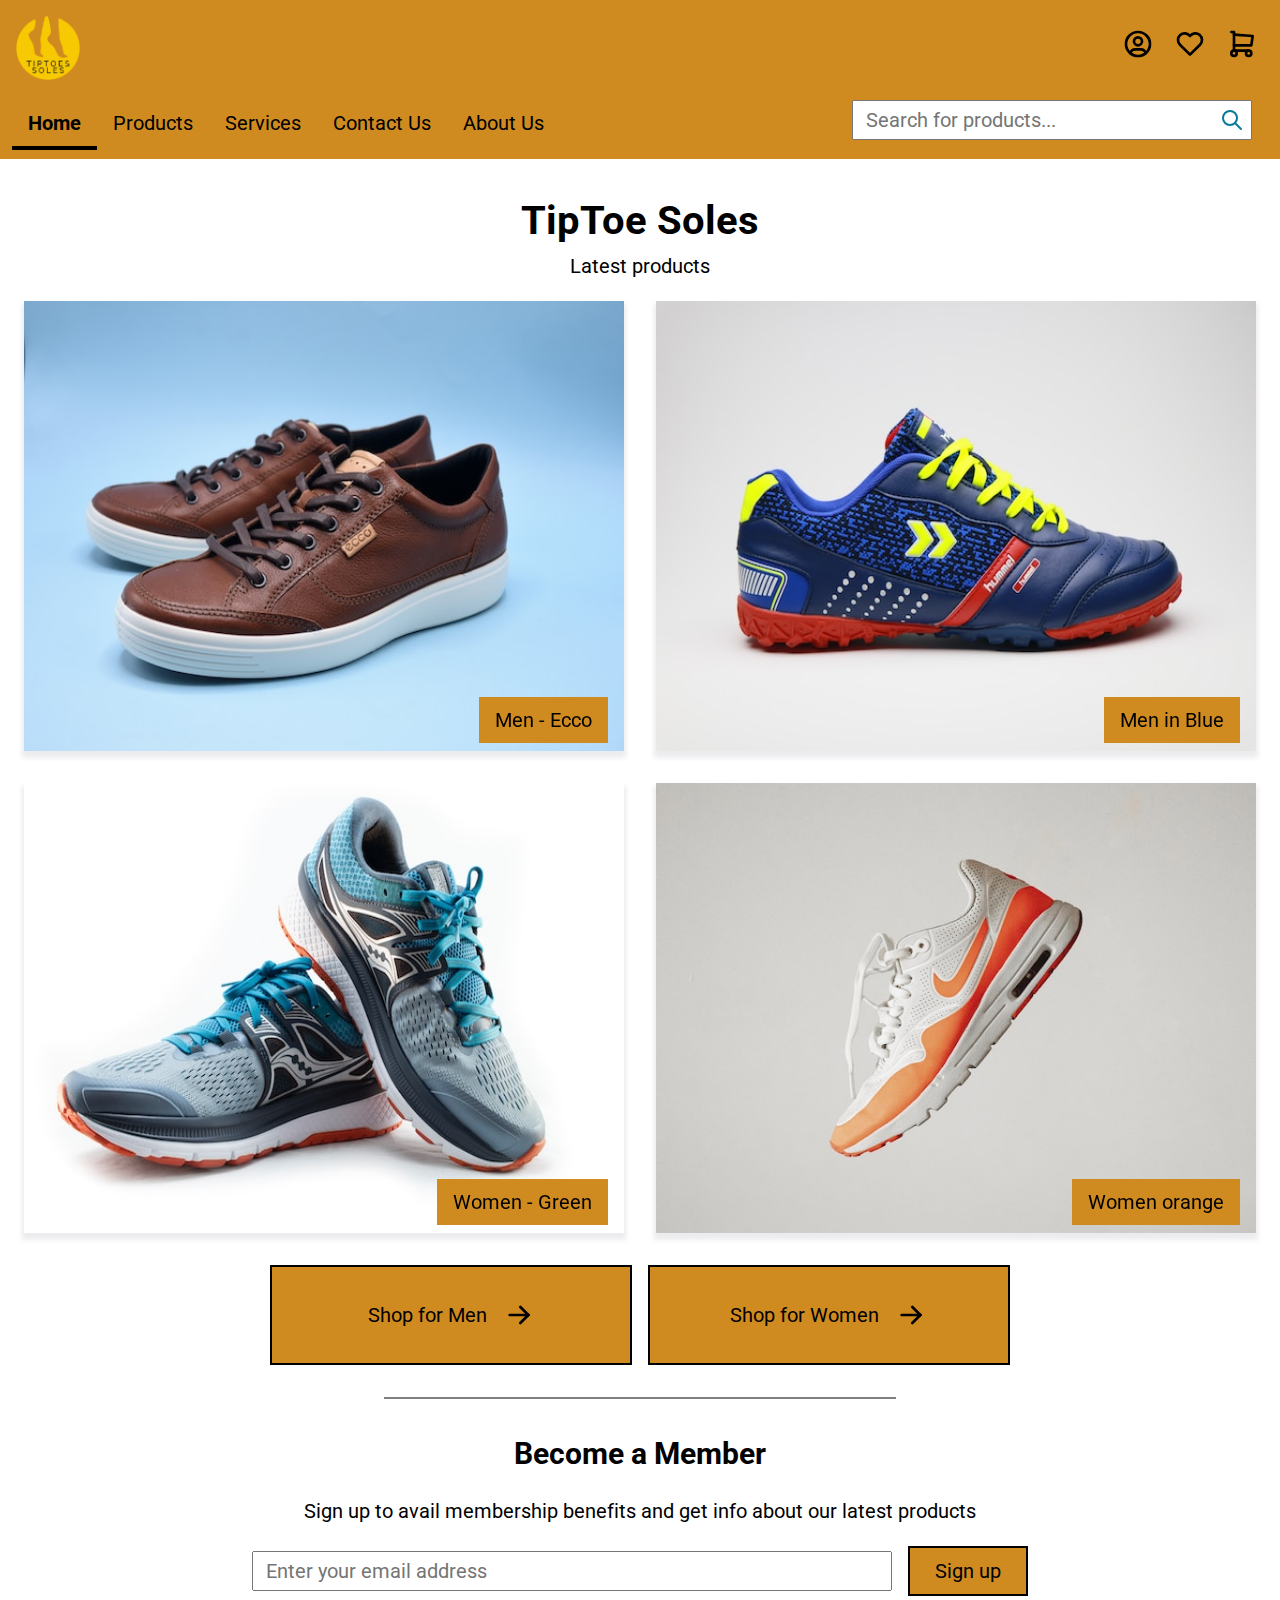
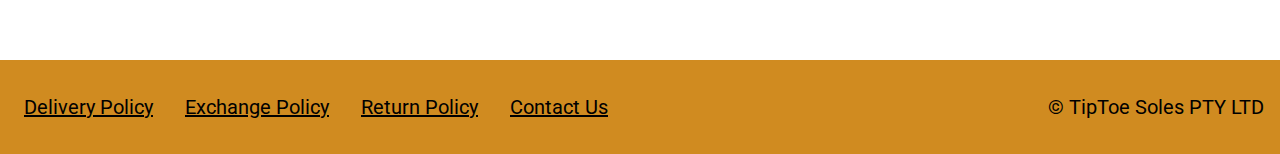
<file: index.html>
<!DOCTYPE html>
<html lang="en">

<head>
  <title>TipToe Soles | Home</title>

  <meta charset="utf-8">
  <meta name="viewport" content="width=device-width, initial-scale=1">

  <meta property="og:title" content="TipToe Sole">
  <meta property="og:description" content="TipToe Sole take pride in making comfortable shoes for men and women.">
  <link rel="icon" href="./favicons/favicon.ico" sizes="32*32" />
  <link rel="apple-touch-icon" href="./favicons/apple-touch-icon.png"><!-- 180×180 -->
  <link rel="manifest" href="./favicons/site.webmanifest">


  <link rel="stylesheet" href="./style.css" type="text/css">
  <!-- custom Google fonts  -->
  <link rel="preconnect" href="https://fonts.googleapis.com">
  <link rel="preconnect" href="https://fonts.gstatic.com" crossorigin>
  <link href="https://fonts.googleapis.com/css2?family=Roboto:wght@300;400;700&display=swap" rel="stylesheet">
</head>

<body>
  <!-- skip to main content -->
  <a href="#main-content" class="skip-link">Skip to main content</a>
  <!-- header -->
  <header class="flow">
    <!-- logo, profile and shopping-cart -->
    <div class="action">
      <a href="./index.html"><img src="./img/logo.png" alt="TipToe Soloe logo" width="64" height="64"></a>
      <div class="icon-button-container">
        <button aria-labelledby="profile">
          <svg xmlns="http://www.w3.org/2000/svg" viewBox="0 0 24 24" stroke-width="2" stroke="currentColor" fill="none"
            stroke-linecap="round" stroke-linejoin="round" aria-hidden="true" class="icon">
            <title>Profile</title>
            <path stroke="none" d="M0 0h24v24H0z" fill="none"></path>
            <circle cx="12" cy="12" r="9"></circle>
            <circle cx="12" cy="10" r="3"></circle>
            <path d="M6.168 18.849a4 4 0 0 1 3.832 -2.849h4a4 4 0 0 1 3.834 2.855"></path>
          </svg>
          <span hidden id="profile">Profile</span>
        </button>
        <button aria-labelledby="wish-list">
          <svg xmlns="http://www.w3.org/2000/svg" viewBox="0 0 24 24" stroke-width="2" stroke="currentColor" fill="none"
            stroke-linecap="round" stroke-linejoin="round" aria-hidden="true" class="icon">
            <title>Wish list</title>
            <path stroke="none" d="M0 0h24v24H0z" fill="none"></path>
            <path d="M19.5 12.572l-7.5 7.428l-7.5 -7.428m0 0a5 5 0 1 1 7.5 -6.566a5 5 0 1 1 7.5 6.572"></path>
          </svg>
          <span hidden id="wish-list">Wish list</span>
        </button>
        <button aria-labelledby="shopping-cart">
          <svg xmlns="http://www.w3.org/2000/svg" viewBox="0 0 24 24" stroke-width="2" stroke="currentColor" fill="none"
            stroke-linecap="round" stroke-linejoin="round" aria-hidden="true" class="icon">
            <title>Shopping cart</title>
            <path stroke="none" d="M0 0h24v24H0z" fill="none"></path>
            <circle cx="6" cy="19" r="2"></circle>
            <circle cx="17" cy="19" r="2"></circle>
            <path d="M17 17h-11v-14h-2"></path>
            <path d="M6 5l14 1l-1 7h-13"></path>
          </svg>
          <span hidden id="shopping-cart">Shopping cart</span>
        </button>
      </div>
    </div>
    <div class="nav-container">
      <!-- logo, profile and shopping-cart ends here -->
      <nav aria-label="primary navigation">
        <ul>
          <li><a href="./index.html">Home</a></li>
          <li>
            <a href="./products.html">Products</a>
          </li>
          <li><a href="./services.html">Services</a></li>
          <li><a href="./contact.php">Contact Us</a></li>
          <li><a href="./about.html">About Us</a></li>
        </ul>
      </nav>
      <form role="search">
        <svg xmlns="http://www.w3.org/2000/svg" class="search" width="24" height="24" viewBox="0 0 24 24"
          stroke-width="2" stroke="currentColor" fill="none" stroke-linecap="round" stroke-linejoin="round">
          <path stroke="none" d="M0 0h24v24H0z" fill="none"></path>
          <circle cx="10" cy="10" r="7"></circle>
          <line x1="21" y1="21" x2="15" y2="15"></line>
        </svg>
        <input type="search" aria-description="Search for available products." placeholder="Search for products..."
          id="search">
        <label for="search" class="visually-hidden">Search for products</label>
        <button class="visually-hidden">Submit</button>
      </form>
    </div>
  </header>

  <!-- main -->
  <main class="flow" id="main-content" tabindex="-1">
    <div class="hero-overlay">
      <h1>TipToe Soles</h1>
      <p>Latest products</p>
    </div>
    <div class="latest-products">
      <div>
        <a href="../products.html#men-ecco">
          <img src="./img/men-ecco.jpg" alt="Sneaker Shoes in tan color" width="400" height="300"
            class="responsive-img">
          <p>Men - Ecco</p>
        </a>
      </div>
      <div>
        <a href="../products.html#work-walk">
          <img src="./img/men-blue.jpg" alt="Hiking shoes with upper leather" width="400" height="300"
            class="responsive-img">
          <p>Men in Blue</p>
        </a>
      </div>
      <div>
        <a href="../products.html#women-green">
          <img src="./img/women-green.jpg" alt="Tan smooth leather shoes for women" width="400" height="300"
            class="responsive-img">
          <p>Women - Green</p>
        </a>
      </div>
      <div>
        <a href="../products.html#women-orange">
          <img src="./img/women-orange.jpg" alt="orange sports shoes for women" width="400" height="300"
            class="responsive-img">
          <p>Women orange</p>
        </a>
      </div>
    </div>
    <div class="cta-container">
      <!-- Call to action -->
      <a href="./products.html#men-shoes" class="button">
        <span>Shop for Men</span>
        <svg xmlns="http://www.w3.org/2000/svg" class="icon" width="24" height="24" viewBox="0 0 24 24" stroke-width="2"
          stroke="currentColor" fill="none" stroke-linecap="round" stroke-linejoin="round">
          <path stroke="none" d="M0 0h24v24H0z" fill="none"></path>
          <line x1="5" y1="12" x2="19" y2="12"></line>
          <line x1="13" y1="18" x2="19" y2="12"></line>
          <line x1="13" y1="6" x2="19" y2="12"></line>
        </svg>
      </a>
      <!-- Call to action -->
      <a href="./products.html#women-shoes" class="button">
        <span>Shop for Women</span>
        <svg xmlns="http://www.w3.org/2000/svg" class="icon" width="24" height="24" viewBox="0 0 24 24" stroke-width="2"
          stroke="currentColor" fill="none" stroke-linecap="round" stroke-linejoin="round">
          <path stroke="none" d="M0 0h24v24H0z" fill="none"></path>
          <line x1="5" y1="12" x2="19" y2="12"></line>
          <line x1="13" y1="18" x2="19" y2="12"></line>
          <line x1="13" y1="6" x2="19" y2="12"></line>
        </svg>
      </a>
    </div>
    <div class="divider"></div>

    <section class="info flow">
      <h2>Become a Member</h2>
      <p>
        Sign up to avail membership benefits and get info about our latest
        products
      </p>
      <form class="signup-form">
        <label for="sign-up" class="visually-hidden">Sign up</label>
        <input type="email" name="email" id="sign-up" placeholder="Enter your email address">
        <input type="submit" value="Sign up" class="button">
      </form>
    </section>
  </main>

  <!-- footer -->
  <footer>
    <ul>
      <li>
        <a href="./services.html#delivery-policy">Delivery Policy</a>
      </li>
      <li>
        <a href="./services.html#exchange-policy">Exchange Policy</a>
      </li>
      <li><a href="./services.html#return-policy">Return Policy</a></li>
      <li><a href="./contact.php">Contact Us</a></li>
    </ul>
    <span>&#169; TipToe Soles PTY LTD</span>
  </footer>
  <script src="/index.js"></script>
</body>

</html>
</file>
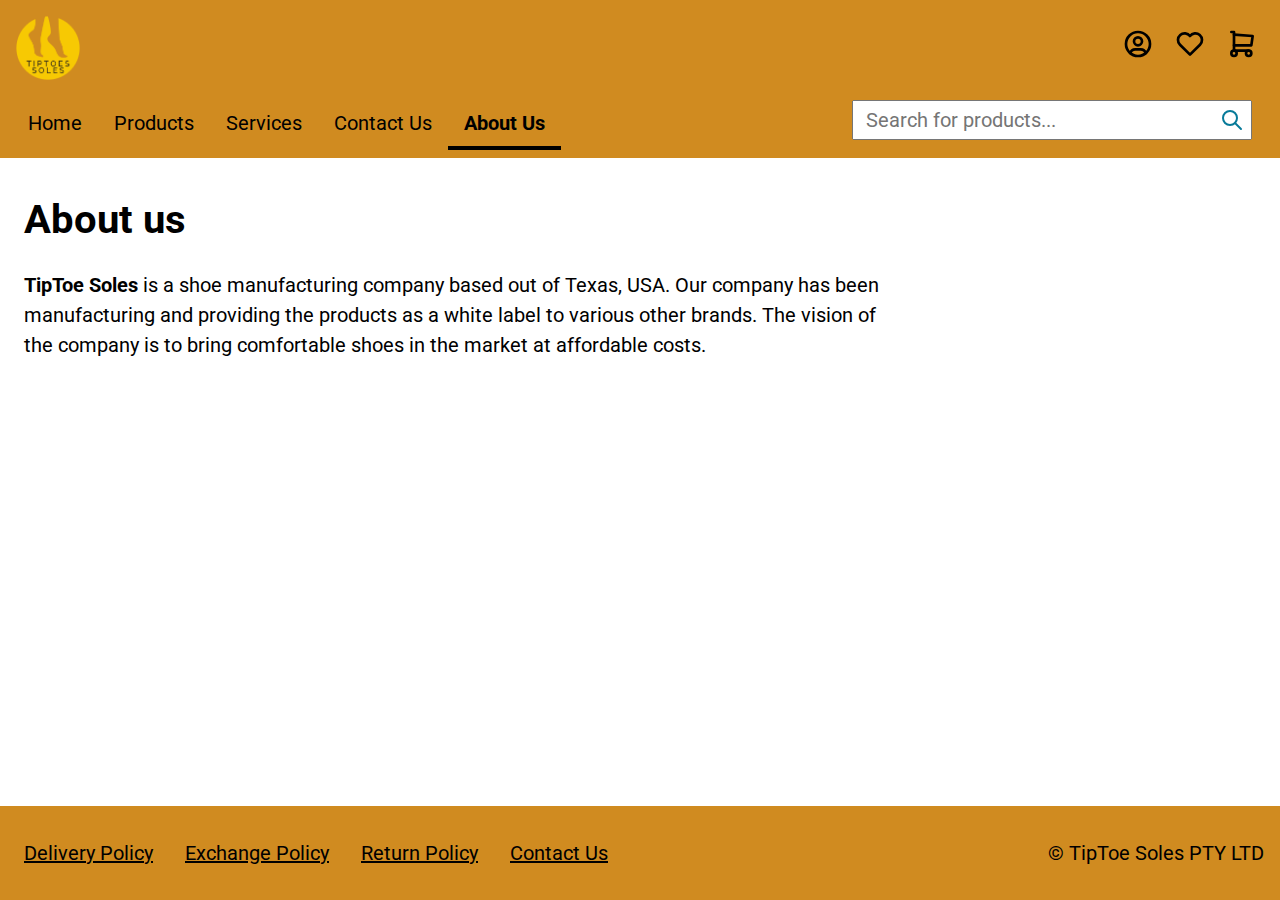
<file: about.html>
<!DOCTYPE html>
<html lang="en">
  <head>
    <title>TipToe Soles | About us</title>

    <meta charset="utf-8" />
    <meta name="viewport" content="width=device-width, initial-scale=1">

    <meta property="og:title" content="TipToe Sole" />
    <meta property="og:description" content="TipToe Sole about us page">
    <link rel="icon" href="./favicons/favicon.ico" sizes="32*32" />
    <link rel="apple-touch-icon" href="./favicons/apple-touch-icon.png"><!-- 180×180 -->
    <link rel="manifest" href="./favicons/site.webmanifest">

    <link rel="stylesheet" href="./style.css" type="text/css">
    <!-- custom Google fonts  -->
    <link rel="preconnect" href="https://fonts.googleapis.com">
    <link rel="preconnect" href="https://fonts.gstatic.com" crossorigin>
    <link
      href="https://fonts.googleapis.com/css2?family=Roboto:wght@300;400;700&display=swap"
      rel="stylesheet"
    >
  </head>
  <body>
    <!-- skip to main content -->
    <a href="#main-content" class="skip-link">Skip to main content</a>
    <!-- header -->
    <header class="flow">
      <!-- logo, profile and shopping-cart -->
      <div class="action">
        <a href="./index.html"
          ><img
            src="./img/logo.png"
            alt="TipToe Soloe logo"
            width="64"
            height="64"
        ></a>
        <div class="icon-button-container">
          <button aria-labelledby="profile">
            <svg
              xmlns="http://www.w3.org/2000/svg"
              class="icon icon-tabler icon-tabler-user-circle"
              viewBox="0 0 24 24"
              stroke-width="2"
              stroke="currentColor"
              fill="none"
              stroke-linecap="round"
              stroke-linejoin="round"
              aria-hidden="true"
              class="icon"
            >
              <path stroke="none" d="M0 0h24v24H0z" fill="none"></path>
              <circle cx="12" cy="12" r="9"></circle>
              <circle cx="12" cy="10" r="3"></circle>
              <path
                d="M6.168 18.849a4 4 0 0 1 3.832 -2.849h4a4 4 0 0 1 3.834 2.855"
              ></path>
            </svg>
            <span hidden id="profile">Profile</span>
          </button>
          <button aria-labelledby="wish-list">
            <svg
              xmlns="http://www.w3.org/2000/svg"
              viewBox="0 0 24 24"
              stroke-width="2"
              stroke="currentColor"
              fill="none"
              stroke-linecap="round"
              stroke-linejoin="round"
              aria-hidden="true"
              class="icon"
            >
              <path stroke="none" d="M0 0h24v24H0z" fill="none"></path>
              <path
                d="M19.5 12.572l-7.5 7.428l-7.5 -7.428m0 0a5 5 0 1 1 7.5 -6.566a5 5 0 1 1 7.5 6.572"
              ></path>
            </svg>
            <span hidden id="wish-list">Wish list</span>
          </button>
          <button aria-labelledby="shopping-cart">
            <svg
              xmlns="http://www.w3.org/2000/svg"
              viewBox="0 0 24 24"
              stroke-width="2"
              stroke="currentColor"
              fill="none"
              stroke-linecap="round"
              stroke-linejoin="round"
              aria-hidden="true"
              class="icon"
            >
              <path stroke="none" d="M0 0h24v24H0z" fill="none"></path>
              <circle cx="6" cy="19" r="2"></circle>
              <circle cx="17" cy="19" r="2"></circle>
              <path d="M17 17h-11v-14h-2"></path>
              <path d="M6 5l14 1l-1 7h-13"></path>
            </svg>
            <span hidden id="shopping-cart">Shopping cart</span>
          </button>
        </div>
      </div>
      <div class="nav-container">
        <!-- logo, profile and shopping-cart ends here -->
        <nav aria-label="primary navigation">
          <ul>
            <li><a href="./index.html">Home</a></li>
            <li>
              <a href="./products.html">Products</a>
            </li>
            <li><a href="./services.html">Services</a></li>
            <li><a href="./contact.php">Contact Us</a></li>
            <li><a href="./about.html">About Us</a></li>
          </ul>
        </nav>
        <form role="search">
          <svg
            xmlns="http://www.w3.org/2000/svg"
            class="search"
            width="24"
            height="24"
            viewBox="0 0 24 24"
            stroke-width="2"
            stroke="currentColor"
            fill="none"
            stroke-linecap="round"
            stroke-linejoin="round"
          >
            <path stroke="none" d="M0 0h24v24H0z" fill="none"></path>
            <circle cx="10" cy="10" r="7"></circle>
            <line x1="21" y1="21" x2="15" y2="15"></line>
          </svg>
          <input
            type="search"
            aria-description="Search for available products."
            placeholder="Search for products..."
            id="search"
          />
          <label for="search" class="visually-hidden"
            >Search for products</label
          >
          <button class="visually-hidden">Submit</button>
        </form>
      </div>
    </header>

    <!-- main -->
    <main class="flow" id="main-content" tabindex="-1">
      <h1>About us</h1>
      <div class="p-max">
        <b>TipToe Soles</b> is a shoe manufacturing company based out of Texas,
        USA. Our company has been manufacturing and providing the products as a
        white label to various other brands. The vision of the company is to
        bring comfortable shoes in the market at affordable costs.
      </div>
    </main>

    <!-- footer -->
    <footer>
      <ul>
        <li>
          <a href="./services.html#delivery-policy">Delivery Policy</a>
        </li>
        <li>
          <a href="./services.html#exchange-policy">Exchange Policy</a>
        </li>
        <li><a href="./services.html#return-policy">Return Policy</a></li>
        <li><a href="./contact.php">Contact Us</a></li>
      </ul>
      <span>&#169; TipToe Soles PTY LTD</span>
    </footer>
    <script src="/index.js"></script>
  </body>
</html>
</file>
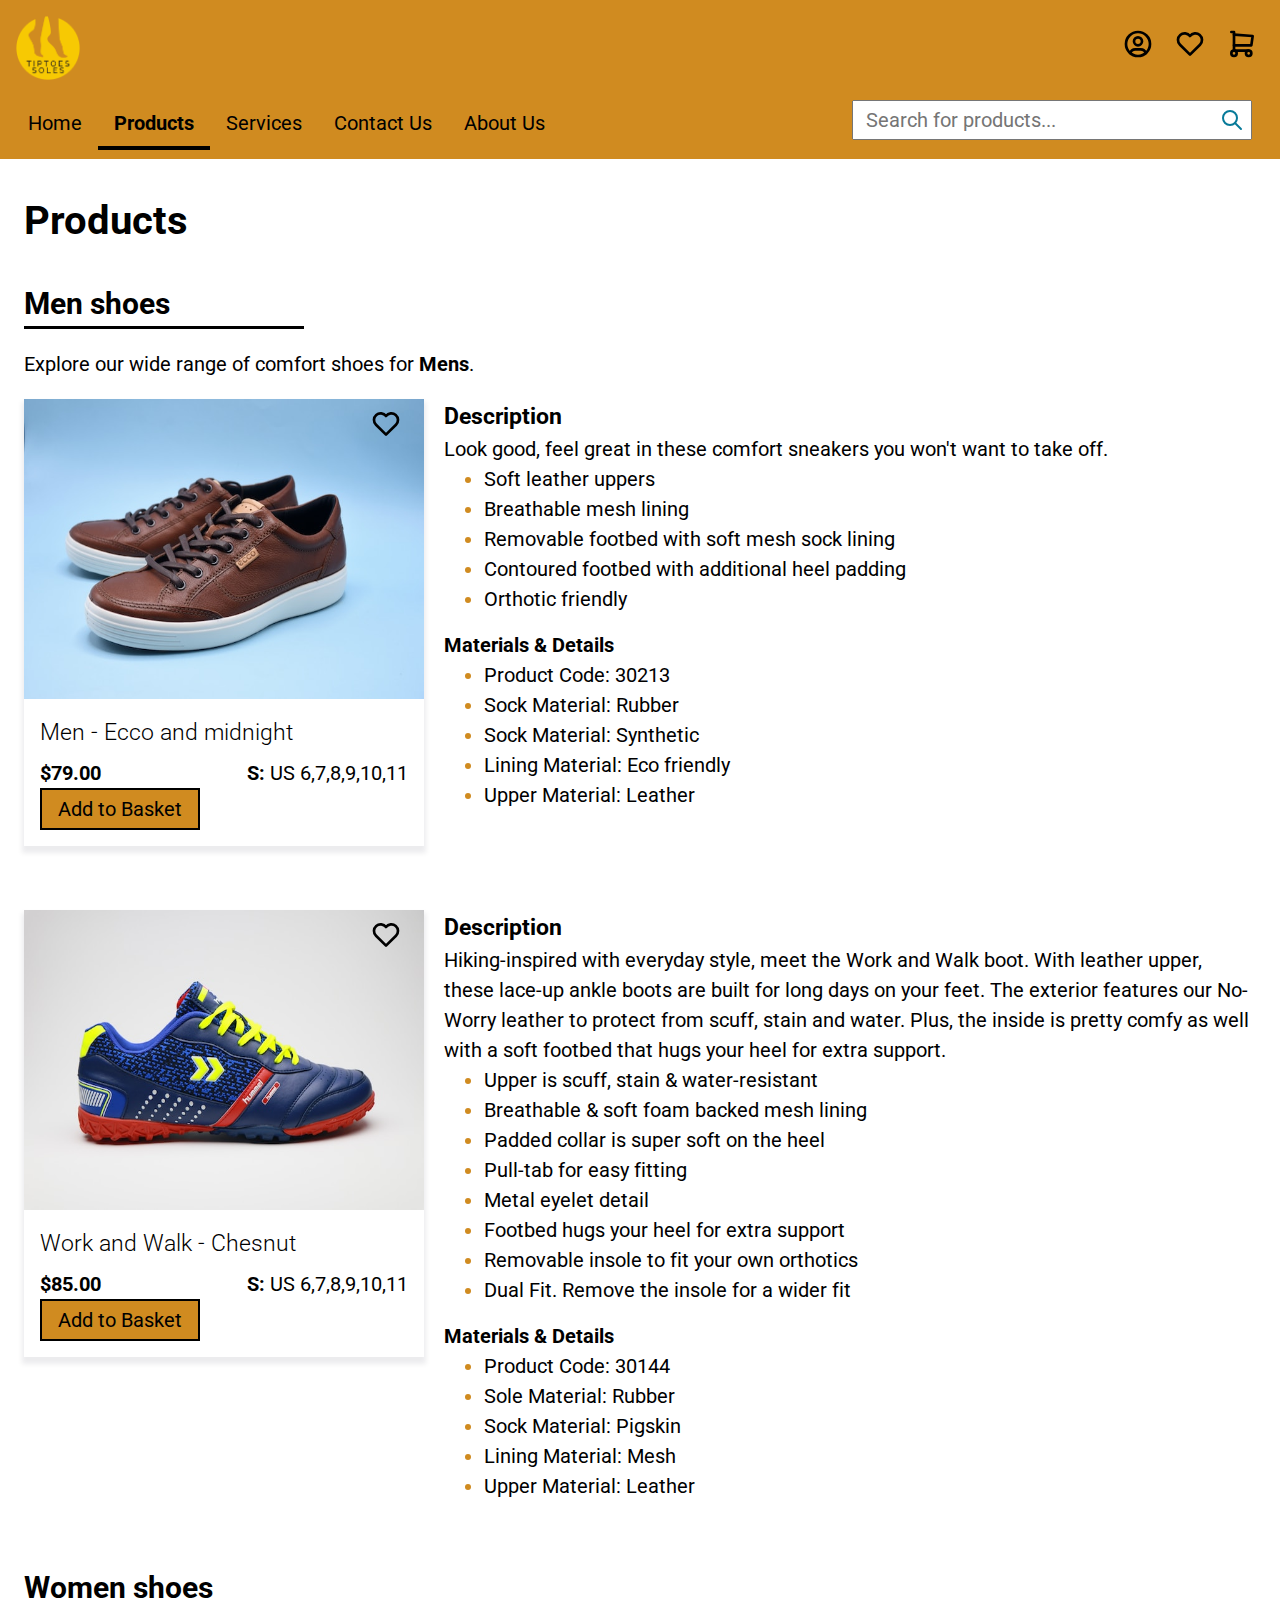
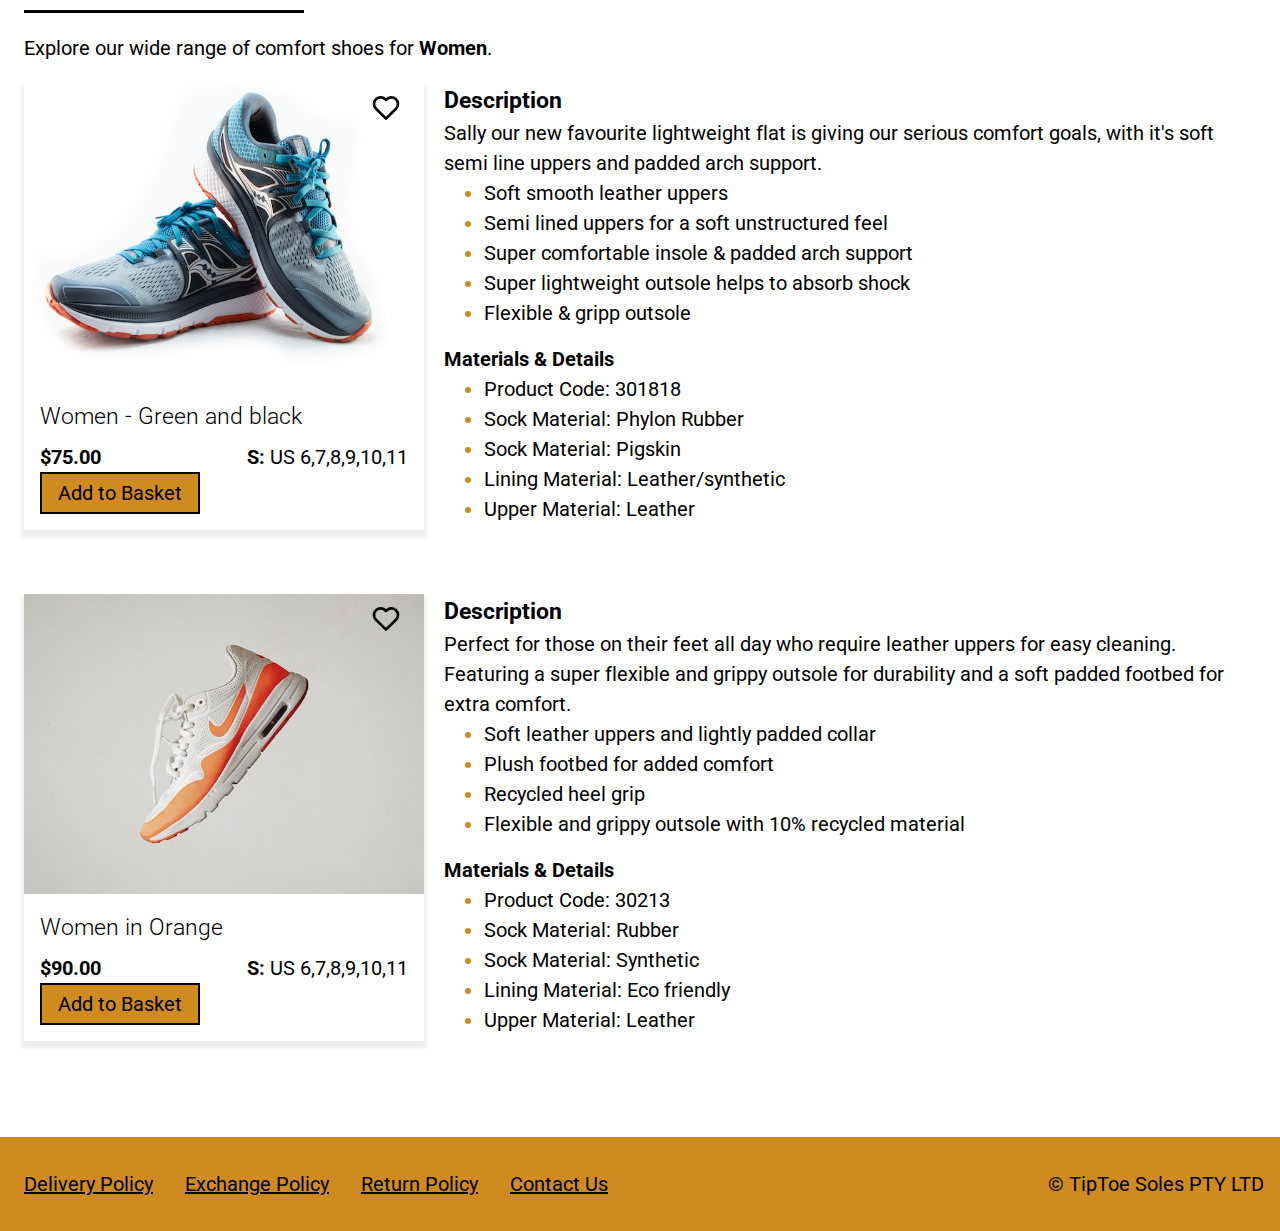
<file: products.html>
<!DOCTYPE html>
<html lang="en">

<head>
  <title>TipToe Soles | Products</title>

  <meta charset="utf-8">
  <meta name="viewport" content="width=device-width, initial-scale=1">

  <meta property="og:title" content="TipToe Sole">
  <meta property="og:description" content="TipToe Sole products page">
  <link rel="icon" href="./favicons/favicon.ico" sizes="32*32" />
  <link rel="apple-touch-icon" href="./favicons/apple-touch-icon.png"><!-- 180×180 -->
  <link rel="manifest" href="./favicons/site.webmanifest">

  <link rel="stylesheet" href="./style.css" type="text/css">
  <!-- custom Google fonts  -->
  <link rel="preconnect" href="https://fonts.googleapis.com">
  <link rel="preconnect" href="https://fonts.gstatic.com" crossorigin>
  <link href="https://fonts.googleapis.com/css2?family=Roboto:wght@300;400;700&display=swap" rel="stylesheet">
</head>

<body>
  <!-- skip to main content -->
  <a href="#main-content" class="skip-link">Skip to main content</a>
  <!-- header -->
  <header class="flow">
    <!-- logo, profile and shopping-cart -->
    <div class="action">
      <a href="./index.html"><img src="./img/logo.png" alt="TipToe Soloe logo" width="64" height="64"></a>
      <div class="icon-button-container">
        <button aria-labelledby="profile">
          <svg xmlns="http://www.w3.org/2000/svg" viewBox="0 0 24 24" stroke-width="2" stroke="currentColor" fill="none"
            stroke-linecap="round" stroke-linejoin="round" aria-hidden="true" class="icon">
            <title>Profile</title>
            <path stroke="none" d="M0 0h24v24H0z" fill="none"></path>
            <circle cx="12" cy="12" r="9"></circle>
            <circle cx="12" cy="10" r="3"></circle>
            <path d="M6.168 18.849a4 4 0 0 1 3.832 -2.849h4a4 4 0 0 1 3.834 2.855"></path>
          </svg>
          <span hidden id="profile">Profile</span>
        </button>
        <button aria-labelledby="wish-list">
          <svg xmlns="http://www.w3.org/2000/svg" viewBox="0 0 24 24" stroke-width="2" stroke="currentColor" fill="none"
            stroke-linecap="round" stroke-linejoin="round" aria-hidden="true" class="icon">
            <title>Wish list</title>
            <path stroke="none" d="M0 0h24v24H0z" fill="none"></path>
            <path d="M19.5 12.572l-7.5 7.428l-7.5 -7.428m0 0a5 5 0 1 1 7.5 -6.566a5 5 0 1 1 7.5 6.572"></path>
          </svg>
          <span hidden id="wish-list">Wish list</span>
        </button>
        <button aria-labelledby="shopping-cart">
          <svg xmlns="http://www.w3.org/2000/svg" viewBox="0 0 24 24" stroke-width="2" stroke="currentColor" fill="none"
            stroke-linecap="round" stroke-linejoin="round" aria-hidden="true" class="icon">
            <title>Shopping cart</title>
            <path stroke="none" d="M0 0h24v24H0z" fill="none"></path>
            <circle cx="6" cy="19" r="2"></circle>
            <circle cx="17" cy="19" r="2"></circle>
            <path d="M17 17h-11v-14h-2"></path>
            <path d="M6 5l14 1l-1 7h-13"></path>
          </svg>
          <span hidden id="shopping-cart">Shopping cart</span>
        </button>
      </div>
    </div>
    <div class="nav-container">
      <!-- logo, profile and shopping-cart ends here -->
      <nav aria-label="primary navigation">
        <ul>
          <li><a href="./index.html">Home</a></li>
          <li>
            <a href="./products.html">Products</a>
          </li>
          <li><a href="./services.html">Services</a></li>
          <li><a href="./contact.php">Contact Us</a></li>
          <li><a href="./about.html">About Us</a></li>
        </ul>
      </nav>
      <form role="search">
        <svg xmlns="http://www.w3.org/2000/svg" class="search" width="24" height="24" viewBox="0 0 24 24"
          stroke-width="2" stroke="currentColor" fill="none" stroke-linecap="round" stroke-linejoin="round">
          <path stroke="none" d="M0 0h24v24H0z" fill="none"></path>
          <circle cx="10" cy="10" r="7"></circle>
          <line x1="21" y1="21" x2="15" y2="15"></line>
        </svg>
        <input type="search" aria-description="Search for available products." placeholder="Search for products..."
          id="search">
        <label for="search" class="visually-hidden">Search for products</label>
        <button class="visually-hidden">Submit</button>
      </form>
    </div>
  </header>

  <!-- main -->
  <main class="flow" id="main-content" tabindex="-1">
    <h1>Products</h1>
    <h2 class="heading" id="men-shoes">Men shoes</h2>
    <p>Explore our wide range of comfort shoes for <b>Mens</b>.</p>
    <div class="card-container">
      <article class="card" id="men-ecco">
        <button aria-label="Add to wish list" class="wish">
          <svg xmlns="http://www.w3.org/2000/svg" viewBox="0 0 24 24" stroke-width="2" stroke="currentColor" fill="none"
            stroke-linecap="round" stroke-linejoin="round" aria-hidden="true" class="icon">
            <title>Add item to wish list</title>
            <path stroke="none" d="M0 0h24v24H0z" fill="none"></path>
            <path d="M19.5 12.572l-7.5 7.428l-7.5 -7.428m0 0a5 5 0 1 1 7.5 -6.566a5 5 0 1 1 7.5 6.572"></path>
          </svg>
        </button>
        <img src="./img/men-ecco.jpg" alt="Sneaker Shoes in tan color" width="265" height="200" class="responsive-img">
        <div class="card-info">
          <h3>Men - Ecco and midnight</h3>
          <div class="basket">
            <b>$79.00</b>
            <span><b>S: </b>US 6,7,8,9,10,11</span>
            <button class="button">Add to Basket</button>
          </div>
        </div>
      </article>
      <div class="product-description">
        <h3>Description</h3>
        <p>
          Look good, feel great in these comfort sneakers you won't want to
          take off.
        </p>
        <ul>
          <li>Soft leather uppers</li>
          <li>Breathable mesh lining</li>
          <li>Removable footbed with soft mesh sock lining</li>
          <li>Contoured footbed with additional heel padding</li>
          <li>Orthotic friendly</li>
        </ul>
        <div class="product-details">
          <h4>Materials & Details</h4>
          <ul aria-labelledby="detail-heading">
            <li>Product Code: 30213</li>
            <li>Sock Material: Rubber</li>
            <li>Sock Material: Synthetic</li>
            <li>Lining Material: Eco friendly</li>
            <li>Upper Material: Leather</li>
          </ul>
        </div>
      </div>
    </div>
    <div class="card-container">
      <article class="card" id="work-walk">
        <button aria-label="Add to wish list" class="wish">
          <svg xmlns="http://www.w3.org/2000/svg" viewBox="0 0 24 24" stroke-width="2" stroke="currentColor" fill="none"
            stroke-linecap="round" stroke-linejoin="round" aria-hidden="true" class="icon">
            <title>Add item to wish list</title>
            <path stroke="none" d="M0 0h24v24H0z" fill="none"></path>
            <path d="M19.5 12.572l-7.5 7.428l-7.5 -7.428m0 0a5 5 0 1 1 7.5 -6.566a5 5 0 1 1 7.5 6.572"></path>
          </svg>
        </button>
        <img src="./img/men-blue.jpg" alt="Hiking shoes with upper leather" width="400" height="300"
          class="responsive-img">
        <div class="card-info">
          <h3>Work and Walk - Chesnut</h3>
          <div class="basket">
            <strong>$85.00</strong>
            <span><b>S: </b>US 6,7,8,9,10,11</span>
            <button class="button">Add to Basket</button>
          </div>
        </div>
      </article>
      <div class="product-description">
        <h3>Description</h3>
        <p>
          Hiking-inspired with everyday style, meet the Work and Walk boot.
          With leather upper, these lace-up ankle boots are built for long
          days on your feet. The exterior features our No-Worry leather to
          protect from scuff, stain and water. Plus, the inside is pretty
          comfy as well with a soft footbed that hugs your heel for extra
          support.
        </p>
        <ul>
          <li>Upper is scuff, stain & water-resistant</li>
          <li>Breathable & soft foam backed mesh lining</li>
          <li>Padded collar is super soft on the heel</li>
          <li>Pull-tab for easy fitting</li>
          <li>Metal eyelet detail</li>
          <li>Footbed hugs your heel for extra support</li>
          <li>Removable insole to fit your own orthotics</li>
          <li>Dual Fit. Remove the insole for a wider fit</li>
        </ul>
        <div class="product-details">
          <h4 id="detail-heading">Materials & Details</h4>
          <ul aria-labelledby="detail-heading">
            <li>Product Code: 30144</li>
            <li>Sole Material: Rubber</li>
            <li>Sock Material: Pigskin</li>
            <li>Lining Material: Mesh</li>
            <li>Upper Material: Leather</li>
          </ul>
        </div>
      </div>
    </div>
    <h2 class="heading" id="women-shoes">Women shoes</h2>
    <p>Explore our wide range of comfort shoes for <b>Women</b>.</p>
    <div class="card-container">
      <article class="card" id="women-green">
        <button aria-label="Add to wish list" class="wish">
          <svg xmlns="http://www.w3.org/2000/svg" viewBox="0 0 24 24" stroke-width="2" stroke="currentColor" fill="none"
            stroke-linecap="round" stroke-linejoin="round" aria-hidden="true" class="icon">
            <title>Add item to wish list</title>
            <path stroke="none" d="M0 0h24v24H0z" fill="none"></path>
            <path d="M19.5 12.572l-7.5 7.428l-7.5 -7.428m0 0a5 5 0 1 1 7.5 -6.566a5 5 0 1 1 7.5 6.572"></path>
          </svg>
        </button>
        <img src="./img/women-green.jpg" alt="Black smooth leather shoes for women" width="400" height="300"
          class="responsive-img">
        <div class="card-info">
          <h3>Women - Green and black</h3>
          <div class="basket">
            <strong>$75.00</strong>
            <span><b>S: </b>US 6,7,8,9,10,11</span>
            <button class="button">Add to Basket</button>
          </div>
        </div>
      </article>
      <div class="product-description">
        <h3>Description</h3>
        <p>
          Sally our new favourite lightweight flat is giving our serious
          comfort goals, with it's soft semi line uppers and padded arch
          support.
        </p>
        <ul>
          <li>Soft smooth leather uppers</li>
          <li>Semi lined uppers for a soft unstructured feel</li>
          <li>Super comfortable insole & padded arch support</li>
          <li>Super lightweight outsole helps to absorb shock</li>
          <li>Flexible & gripp outsole</li>
        </ul>
        <div class="product-details">
          <h4>Materials & Details</h4>
          <ul>
            <li>Product Code: 301818</li>
            <li>Sock Material: Phylon Rubber</li>
            <li>Sock Material: Pigskin</li>
            <li>Lining Material: Leather/synthetic</li>
            <li>Upper Material: Leather</li>
          </ul>
        </div>
      </div>
    </div>
    <div class="card-container">
      <article class="card" id="women-orange">
        <button aria-label="Add to wish list" class="wish">
          <svg xmlns="http://www.w3.org/2000/svg" viewBox="0 0 24 24" stroke-width="2" stroke="currentColor" fill="none"
            stroke-linecap="round" stroke-linejoin="round" aria-hidden="true" class="icon">
            <title>Add item to wish list</title>
            <path stroke="none" d="M0 0h24v24H0z" fill="none"></path>
            <path d="M19.5 12.572l-7.5 7.428l-7.5 -7.428m0 0a5 5 0 1 1 7.5 -6.566a5 5 0 1 1 7.5 6.572"></path>
          </svg>
        </button>
        <img src="./img/women-orange.jpg" alt="orange sports shoes for women" width="400" height="300"
          class="responsive-img">
        <div class="card-info">
          <h3>Women in Orange</h3>
          <div class="basket">
            <strong>$90.00</strong>
            <span><b>S: </b>US 6,7,8,9,10,11</span>
            <button class="button">Add to Basket</button>
          </div>
        </div>
      </article>
      <div class="product-description">
        <h3>Description</h3>
        <p>
          Perfect for those on their feet all day who require leather uppers
          for easy cleaning. Featuring a super flexible and grippy outsole for
          durability and a soft padded footbed for extra comfort.
        </p>
        <ul>
          <li>Soft leather uppers and lightly padded collar</li>
          <li>Plush footbed for added comfort</li>
          <li>Recycled heel grip</li>
          <li>Flexible and grippy outsole with 10% recycled material</li>
        </ul>
        <div class="product-details">
          <h4>Materials & Details</h4>
          <ul>
            <li>Product Code: 30213</li>
            <li>Sock Material: Rubber</li>
            <li>Sock Material: Synthetic</li>
            <li>Lining Material: Eco friendly</li>
            <li>Upper Material: Leather</li>
          </ul>
        </div>
      </div>
    </div>
  </main>

  <!-- footer -->
  <footer>
    <ul>
      <li>
        <a href="./services.html#delivery-policy">Delivery Policy</a>
      </li>
      <li>
        <a href="./services.html#exchange-policy">Exchange Policy</a>
      </li>
      <li><a href="./services.html#return-policy">Return Policy</a></li>
      <li><a href="./contact.php">Contact Us</a></li>
    </ul>
    <span>&#169; TipToe Soles PTY LTD</span>
  </footer>
  <script src="/index.js"></script>
</body>

</html>
</file>
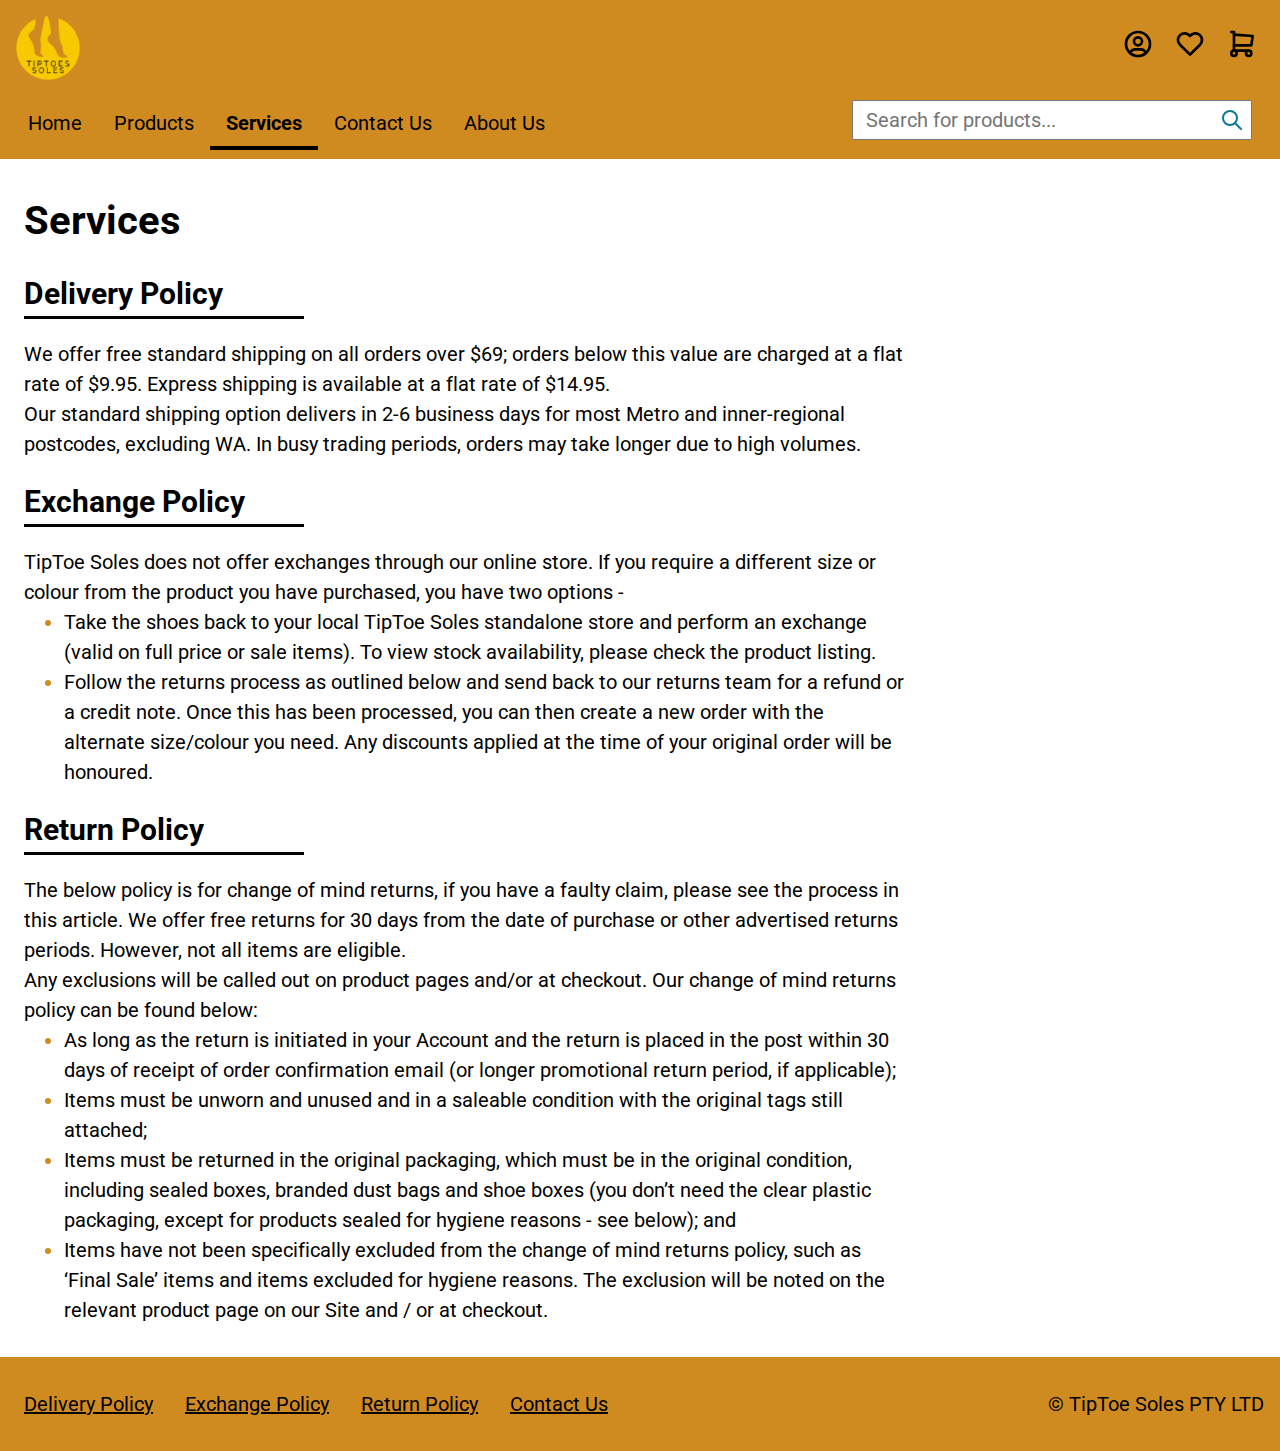
<file: services.html>
<!DOCTYPE html>
<html lang="en">
  <head>
    <title>TipToe Soles | Services</title>

    <meta charset="utf-8">
    <meta name="viewport" content="width=device-width, initial-scale=1">

    <meta property="og:title" content="TipToe Sole">
    <meta property="og:description" content="TipToe Sole services page">
    <link rel="icon" href="./favicons/favicon.ico" sizes="32*32" />
    <link rel="apple-touch-icon" href="./favicons/apple-touch-icon.png"><!-- 180×180 -->
    <link rel="manifest" href="./favicons/site.webmanifest">

    <link rel="stylesheet" href="./style.css" type="text/css">
    <!-- custom Google fonts  -->
    <link rel="preconnect" href="https://fonts.googleapis.com">
    <link rel="preconnect" href="https://fonts.gstatic.com" crossorigin>
    <link
      href="https://fonts.googleapis.com/css2?family=Roboto:wght@300;400;700&display=swap"
      rel="stylesheet"
    />
  </head>
  <body>
    <!-- skip to main content -->
    <a href="#main-content" class="skip-link">Skip to main content</a>
    <!-- header -->
    <header class="flow">
      <!-- logo, profile and shopping-cart -->
      <div class="action">
        <a href="./index.html"
          ><img
            src="./img/logo.png"
            alt="TipToe Soloe logo"
            width="64"
            height="64"
        ></a>
        <div class="icon-button-container">
          <button aria-labelledby="profile">
            <svg
              xmlns="http://www.w3.org/2000/svg"
              class="icon icon-tabler icon-tabler-user-circle"
              viewBox="0 0 24 24"
              stroke-width="2"
              stroke="currentColor"
              fill="none"
              stroke-linecap="round"
              stroke-linejoin="round"
              aria-hidden="true"
              class="icon"
            >
              <path stroke="none" d="M0 0h24v24H0z" fill="none"></path>
              <circle cx="12" cy="12" r="9"></circle>
              <circle cx="12" cy="10" r="3"></circle>
              <path
                d="M6.168 18.849a4 4 0 0 1 3.832 -2.849h4a4 4 0 0 1 3.834 2.855"
              ></path>
            </svg>
            <span hidden id="profile">Profile</span>
          </button>
          <button aria-labelledby="wish-list">
            <svg
              xmlns="http://www.w3.org/2000/svg"
              viewBox="0 0 24 24"
              stroke-width="2"
              stroke="currentColor"
              fill="none"
              stroke-linecap="round"
              stroke-linejoin="round"
              aria-hidden="true"
              class="icon"
            >
              <path stroke="none" d="M0 0h24v24H0z" fill="none"></path>
              <path
                d="M19.5 12.572l-7.5 7.428l-7.5 -7.428m0 0a5 5 0 1 1 7.5 -6.566a5 5 0 1 1 7.5 6.572"
              ></path>
            </svg>
            <span hidden id="wish-list">Wish list</span>
          </button>
          <button aria-labelledby="shopping-cart">
            <svg
              xmlns="http://www.w3.org/2000/svg"
              viewBox="0 0 24 24"
              stroke-width="2"
              stroke="currentColor"
              fill="none"
              stroke-linecap="round"
              stroke-linejoin="round"
              aria-hidden="true"
              class="icon"
            >
              <path stroke="none" d="M0 0h24v24H0z" fill="none"></path>
              <circle cx="6" cy="19" r="2"></circle>
              <circle cx="17" cy="19" r="2"></circle>
              <path d="M17 17h-11v-14h-2"></path>
              <path d="M6 5l14 1l-1 7h-13"></path>
            </svg>
            <span hidden id="shopping-cart">Shopping cart</span>
          </button>
        </div>
      </div>
      <div class="nav-container">
        <!-- logo, profile and shopping-cart ends here -->
        <nav aria-label="primary navigation">
          <ul>
            <li><a href="./index.html">Home</a></li>
            <li>
              <a href="./products.html">Products</a>
            </li>
            <li><a href="./services.html">Services</a></li>
            <li><a href="./contact.php">Contact Us</a></li>
            <li><a href="./about.html">About Us</a></li>
          </ul>
        </nav>
        <form role="search">
          <svg
            xmlns="http://www.w3.org/2000/svg"
            class="search"
            width="24"
            height="24"
            viewBox="0 0 24 24"
            stroke-width="2"
            stroke="currentColor"
            fill="none"
            stroke-linecap="round"
            stroke-linejoin="round"
          >
            <path stroke="none" d="M0 0h24v24H0z" fill="none"></path>
            <circle cx="10" cy="10" r="7"></circle>
            <line x1="21" y1="21" x2="15" y2="15"></line>
          </svg>
          <input
            type="search"
            aria-description="Search for available products."
            placeholder="Search for products..."
            id="search"
          >
          <label for="search" class="visually-hidden"
            >Search for products</label
          >
          <button class="visually-hidden">Submit</button>
        </form>
      </div>
    </header>

    <!-- main -->
    <main class="flow" id="main-content" tabindex="-1">
      <h1>Services</h1>
      <section class="flow">
        <h2 class="heading" id="delivery-policy" tabindex="-1">
          Delivery Policy
        </h2>
        <div class="p-max">
          <p>
            We offer free standard shipping on all orders over $69; orders below
            this value are charged at a flat rate of $9.95. Express shipping is
            available at a flat rate of $14.95.
          </p>
          <p>
            Our standard shipping option delivers in 2-6 business days for most
            Metro and inner-regional postcodes, excluding WA. In busy trading
            periods, orders may take longer due to high volumes.
          </p>
        </div>
      </section>
      <section class="flow">
        <h2 class="heading" id="exchange-policy" tabindex="-1">
          Exchange Policy
        </h2>
        <div class="p-max">
          <p>
            TipToe Soles does not offer exchanges through our online store. If
            you require a different size or colour from the product you have
            purchased, you have two options -
          </p>
          <ul>
            <li>
              Take the shoes back to your local TipToe Soles standalone store
              and perform an exchange (valid on full price or sale items). To
              view stock availability, please check the product listing.
            </li>
            <li>
              Follow the returns process as outlined below and send back to our
              returns team for a refund or a credit note. Once this has been
              processed, you can then create a new order with the alternate
              size/colour you need. Any discounts applied at the time of your
              original order will be honoured.
            </li>
          </ul>
        </div>
      </section>
      <section class="flow">
        <h2 class="heading" id="return-policy" tabindex="-1">Return Policy</h2>
        <div class="p-max">
          <p>
            The below policy is for change of mind returns, if you have a faulty
            claim, please see the process in this article. We offer free returns
            for 30 days from the date of purchase or other advertised returns
            periods. However, not all items are eligible.
          </p>
          <p>
            Any exclusions will be called out on product pages and/or at
            checkout. Our change of mind returns policy can be found below:
          </p>
          <ul>
            <li>
              As long as the return is initiated in your Account and the return
              is placed in the post within 30 days of receipt of order
              confirmation email (or longer promotional return period, if
              applicable);
            </li>
            <li>
              Items must be unworn and unused and in a saleable condition with
              the original tags still attached;
            </li>
            <li>
              Items must be returned in the original packaging, which must be in
              the original condition, including sealed boxes, branded dust bags
              and shoe boxes (you don’t need the clear plastic packaging, except
              for products sealed for hygiene reasons - see below); and
            </li>
            <li>
              Items have not been specifically excluded from the change of mind
              returns policy, such as ‘Final Sale’ items and items excluded for
              hygiene reasons. The exclusion will be noted on the relevant
              product page on our Site and / or at checkout.
            </li>
          </ul>
        </div>
      </section>
    </main>

    <!-- footer -->
    <footer>
      <ul>
        <li>
          <a href="./services.html#delivery-policy">Delivery Policy</a>
        </li>
        <li>
          <a href="./services.html#exchange-policy">Exchange Policy</a>
        </li>
        <li><a href="./services.html#return-policy">Return Policy</a></li>
        <li><a href="./contact.php">Contact Us</a></li>
      </ul>
      <span>&#169; TipToe Soles PTY LTD</span>
    </footer>
    <script src="/index.js"></script>
  </body>
</html>
</file>
<file: style.css>
/* reset css ----------------------->*/
*,
*::before,
*::after {
  box-sizing: border-box;
}

/* Removing user agent default margin */
:where(body, h1, h2, h3, h4, ul, p) {
  margin: 0;
}

:root {
  --button-width: 120px;
  --input-height: 40px; /* form input field */
  --font-size-sm: 0.85rem;
  --font-size-rg: 1rem;
  --font-size-md: 1.25rem;
  --font-size-lg: 1.5rem;

  --font-weight-light: 300;
  --font-weight-reg: 400;
  --font-weight-bold: 700;
  --color-primary: rgb(208, 139, 32);
  --color-secondary: rgb(238, 213, 174);
  --color-tertiary: rgb(7, 122, 153);
  --color-neutral: rgb(66, 71, 84);
  --box-shadow-subtle: 0 2px 2px #000;
  --border-radius-rg: 8px;
  --page-inline-padding: 12px;

  --box-shadow-sm: 0 5px 5px 2px hsla(225, 55%, 9%, 8%);
  --box-shadow-md: 0 16px 32px 0 rgba(10, 16, 34, 0.2), 0 0 0 transparent;
}

body {
  font-size: var(--font-size-rg);
  font-family: 'Roboto', sans-serif;
  min-height: 100vh;
  line-height: 1.5;
  text-rendering: optimizeSpeed;
  background-color: #fff;
  display: flex;
  flex-direction: column;
}

img {
  display: block;
  max-width: 100%;
}

/* Inherit fonts for inputs and buttons */
input,
button,
textarea,
select {
  font: inherit;
}

/* consistent focus for accessibility */
*:not(main):focus {
  outline: none;
  box-shadow: 0 0 0 2px var(--color-neutral);
}

input:hover,
textarea:hover {
  border-color: var(--color-tertiary);
}

input:focus,
input:active,
textarea:focus,
textarea:active {
  border-color: black;
}

/* utility class */
.flow {
  --flow-space: 1em;
}

.flow > * + * {
  margin-top: var(--flow-space);
}

/* custom styles  --------------------------> */
a {
  color: inherit;
}

a:visited {
  color: #112a46;
}
/* Skip link styles */
.skip-link:not(:focus),
.visually-hidden {
  border: 0;
  clip: rect(0 0 0 0);
  height: auto;
  margin: 0;
  overflow: hidden;
  padding: 0;
  position: absolute;
  width: 1px;
  white-space: nowrap;
}

.skip-link {
  top: 1rem;
  left: 1rem;
  z-index: 99;
}

li::marker {
  color: var(--color-primary);
}

/* ----------header----------------*/
/* mobile first design approach */
header {
  padding-inline: 16px;
  padding-block-start: 16px;
  display: flex;
  flex-direction: column;
  flex-wrap: wrap;
  background-color: var(--color-primary);
  position: relative;
  z-index: 1;
}

/* action items: profile, wish list, cart ---- */
.action {
  display: flex;
  justify-content: space-between;
  flex-wrap: wrap;
  align-items: center;
}

/* logo */
img[alt='logo'] {
  width: 4rem;
  aspect-ratio: 1 / 1;
}

.icon-button-container {
  display: flex;
  gap: 0.5rem;
}

/* removing the default button styles */
.icon-button-container button {
  appearance: none;
  border: none;
  background-color: transparent;
}

.icon {
  width: 32px;
  height: 32px;
  cursor: pointer;
}

.icon:hover {
  color: var(--color-tertiary);
}

nav > ul {
  display: flex;
  flex-direction: column;
  list-style: none;
  flex-wrap: wrap;
  padding: 0;
  margin-block: 0;
  margin-inline: -16px; /* compensating the header padding  */
  border-top: 1px solid;
  border-bottom: 1px solid;
  border-color: var(--color-neutral);
}

/* nav items */
nav li > a {
  display: block;
  text-align: center;
  padding: 8px 16px;
  text-decoration: none;
  transition: background-color 200ms ease-in;
}

nav li > a:hover {
  background-color: var(--color-secondary);
  color: var(--color-neutral);
}

/* active nav link */
.nav-container a[aria-current='page'] {
  background-color: #fff;
  color: var(--color-tertiary);
  font-weight: bold;
}

nav li:not(:last-child) {
  border-bottom: 1px solid var(--color-neutral);
}

form[role='search'] {
  position: relative;
  margin-inline: -16px;
}

/* selecting all input types except submit */
input:not(input[type='submit']) {
  padding-inline: 12px;
  width: 100%;
  height: var(--input-height);
  text-overflow: ellipsis; /* to show ... when text cuts off */
  white-space: nowrap;
}

.search {
  position: absolute;
  color: var(--color-tertiary);
  right: 8px;
  top: 8px;
}

main {
  margin-block: 2rem;
  padding-inline: var(--page-inline-padding);
}

/* header ends -------------------*/

.hero-overlay {
  text-align: center;
}

.button {
  display: inline-flex;
  justify-content: center;
  align-items: center;
  padding: 8px 24px;
  border: 2px solid;
  background-color: var(--color-primary);
  transition: background-color, color, 200ms, ease-in;
  cursor: pointer;
  white-space: nowrap;
}

.button:hover {
  color: var(--color-neutral);
  background-color: var(--color-secondary);
}

a.button {
  gap: 1rem;
  text-decoration: none;
  text-shadow: none;
}

/* making the color of the svg inherit the button color */
a.button .icon,
a.button:hover .icon {
  color: inherit;
}

.cta-container {
  display: flex;
  flex-wrap: wrap;
  gap: 1rem;
  justify-content: center;
  margin-top: 2rem;
}

.cta-container > * {
  flex: 1;
  height: 100px;
}

.latest-products {
  display: grid;
  grid-template-columns: repeat(auto-fill, minmax(min(30rem, 100%), 1fr));
  gap: 2rem;
}

.responsive-img {
  width: 100%;
  height: auto;
  aspect-ratio: 4/3;
}

.latest-products div {
  position: relative;
  box-shadow: var(--box-shadow-sm);
  transition: transform 0.2s ease 0s, box-shadow 0.2s ease 0s;
  will-change: transform, box-shadow;
}

.latest-products div:hover {
  box-shadow: var(--box-shadow-md);
  transform: translateY(-5px) translateZ(0px);
}

.latest-products a:focus {
  outline: 2px solid;
  outline-offset: -5px;
  box-shadow: none;
}

.latest-products a > p {
  position: absolute;
  padding: 0.5rem 1rem;
  background-color: var(--color-primary);
  bottom: 0.5rem;
  right: 1rem;
}

.latest-products a:hover > p {
  background-color: var(--color-secondary);
}

/* divider */
.divider {
  height: 2px;
  background-color: grey;
  margin-inline: auto;
  margin-block: 2rem;
  max-width: min(100%, 40vw);
}

a[href*='men-shoes'],
a[href*='women-shoes'] {
  font-size: var(--font-size-md);
}

.info {
  padding-inline: 12px;
  max-width: 800px;
  text-align: center;
  margin-inline: auto;
}

.signup-form {
  display: flex;
  justify-content: center;
  align-items: center;
  flex-wrap: wrap;
  gap: 1rem;
  margin-block-end: 2rem;
}

.signup-form input[type='email'] {
  flex-grow: 1;
  flex-basis: 70%;
}

.signup-form input[type='submit'] {
  flex-grow: 0;
  flex-basis: var(--button-width);
}

.heading {
  max-width: 280px;
  border-bottom: 3px solid;
}

.product-list {
  display: flex;
  flex-wrap: wrap;
  gap: 2rem;
}

.card-container {
  display: grid;
  grid-template-columns: 1fr; /* one column on mobile device */
  gap: 1.25rem;
  margin-block-end: 4rem;
}

.product-details {
  margin-block-start: 1rem;
}

.product-description {
  max-width: 80ch;
}

/* card  */
.card {
  display: flex;
  box-shadow: var(--box-shadow-sm);
  gap: 1rem;
  flex-wrap: wrap;
  align-self: flex-start;
  float: left;
  position: relative;
}

.card-info {
  display: flex;
  flex-direction: column;
  padding-inline: 1rem;
  padding-block-end: 1rem;
  width: 100%;
  gap: 0.5rem;
}

.card-info h3 {
  font-weight: var(--font-weight-light);
}

.basket {
  display: flex;
  justify-content: space-between;
  flex-wrap: wrap;
}

.basket button {
  padding: 4px 16px;
}

.wish {
  position: absolute;
  right: 1rem;
  top: 0.5rem;
  border: none;
  appearance: none;
  background-color: transparent;
  color: #000;
}

.wish svg {
  color: inherit;
}

.wish svg:hover {
  fill: var(--color-tertiary);
}

/* For increasing the readibility of the paragraphs */
.p-max {
  max-width: 80ch;
}

.contact-table {
  text-align: left;
}

footer {
  display: flex;
  justify-content: center;
  align-items: center;
  flex-wrap: wrap;
  padding-inline: 16px;
  background-color: var(--color-primary);
  margin-top: auto;
  gap: 1rem;
  flex-direction: column;
}

footer > ul {
  padding-block: 2rem;
  padding-inline: 0px;
  display: flex;
  flex-wrap: wrap;
  list-style: none;
  justify-content: center;
  gap: 1rem;
}

footer > ul a {
  padding-inline: 8px;
}

footer > ul a:hover {
  color: var(--color-neutral);
}

.contact-form {
  display: flex;
  flex-direction: column;
}

.input-wrapper {
  display: flex;
  flex-direction: column;
  gap: 2rem;
}

.input-wrapper textarea {
  width: 100%;
}

.contact-form input[type='submit'] {
  margin-left: auto;
}

.social {
  display: flex;
  gap: 1rem;
  flex-wrap: wrap;
  justify-content: center;
  align-items: center;
}

.social svg:hover {
  color: var(--color-tertiary);
}

div[role="alert"] {
  background-color: lightseagreen;
  color: white;
  margin-block: 1rem;
  padding: 1rem;
  text-align: center;
}

/* Desktop styles */
@media (min-width: 768px) {
  body {
    --page-inline-padding: 24px;
    font-size: var(--font-size-md);
  }
  nav > ul {
    flex-direction: row;
    border: none;
  }

  nav li:not(:last-child) {
    border-bottom-color: transparent;
  }

  .nav-container {
    display: flex;
    justify-content: space-between;
    gap: 2rem;
    margin-bottom: 0.5rem;
    padding-inline: 12px;
  }

  /* active nav link */
  .nav-container a[aria-current='page'] {
    border-bottom: 4px solid;
    background-color: unset;
    color: unset;
  }

  .cta-container {
    max-width: 60%;
    margin-inline: auto;
  }

  .card-container {
    grid-template-columns: minmax(400px, 1fr) 3fr;
  }

  .input-wrapper {
    flex-direction: row;
  }
  /* aligning side by side */
  .input-wrapper * {
    flex: 1;
  }

  form[role='search'] {
    flex: 1;
    max-width: 400px;
    margin-inline: 0px;
  }

  footer {
    flex-direction: row;
    justify-content: space-between;
  }
}
</file>
